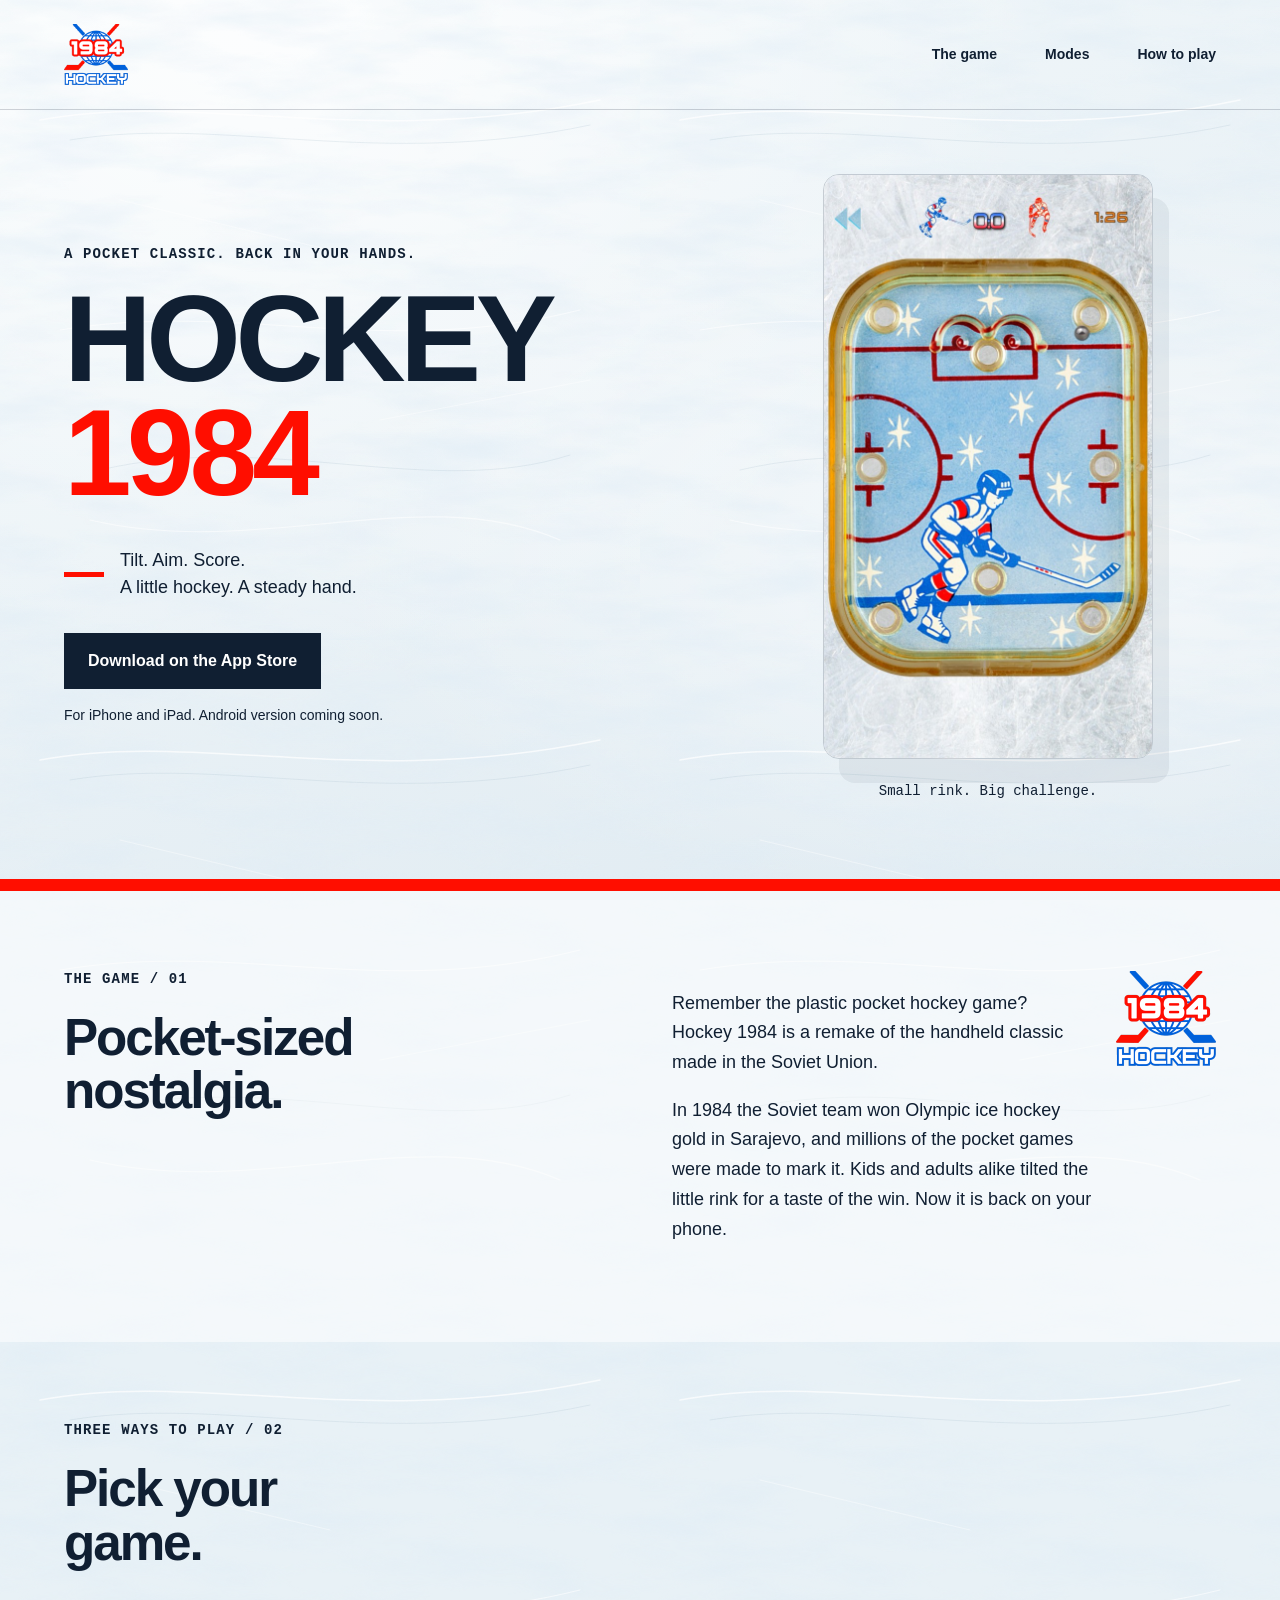
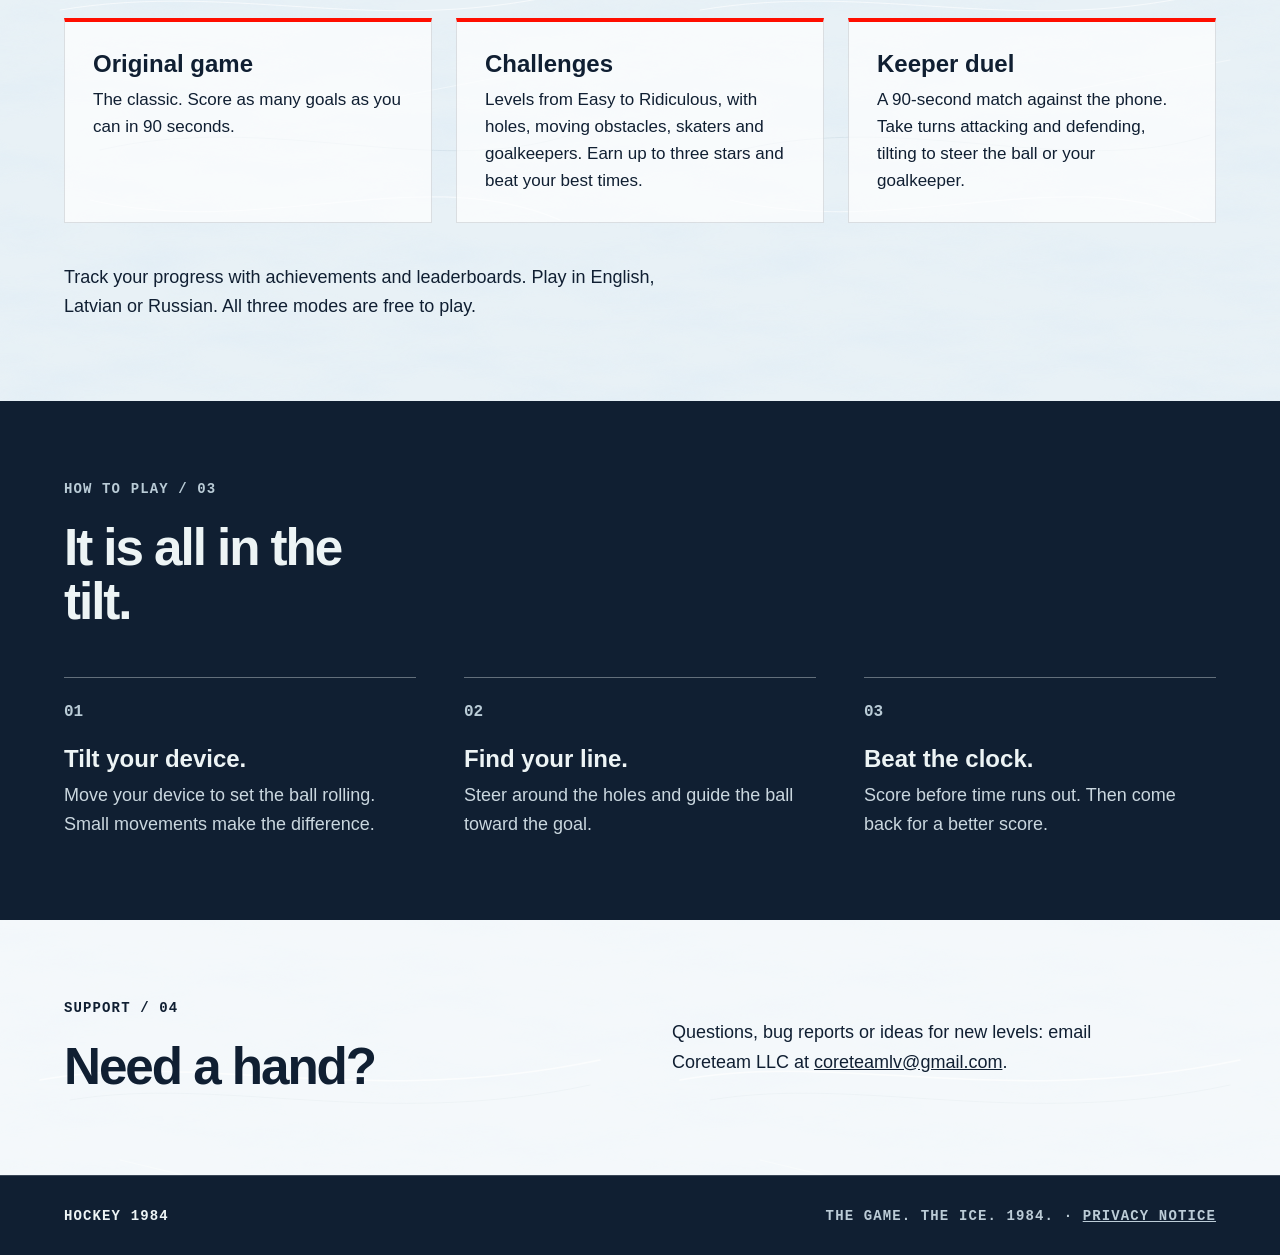
<file: index.html>
<!doctype html>
<html lang="en">
  <head>
    <meta charset="utf-8">
    <meta name="viewport" content="width=device-width, initial-scale=1">
    <meta name="theme-color" content="#101f32">
    <meta name="description" content="A pocket hockey game inspired by the plastic handheld game of 1984. Tilt to score in the Original game, Challenges and Keeper duel.">
    <title>Hockey 1984</title>
    <link rel="icon" type="image/svg+xml" href="favicon.svg">
    <link rel="stylesheet" href="style.css">
  </head>
  <body>
    <header class="masthead">
      <a class="wordmark" href="./" aria-label="Hockey 1984 home"><img src="img/logo.png" width="200" height="192" alt="Hockey 1984"></a>
      <nav aria-label="Main navigation"><a href="#the-game">The game</a><a href="#modes">Modes</a><a href="#how-to-play">How to play</a></nav>
    </header>
    <main>
      <section class="hero" aria-labelledby="game-title">
        <div class="title-block">
          <p class="eyebrow">A pocket classic. Back in your hands.</p>
          <h1 id="game-title">HOCKEY<span>1984</span></h1>
          <div class="intro">
            <span class="accent" aria-hidden="true"></span>
            <p>Tilt. Aim. Score.<br>A little hockey. A steady hand.</p>
          </div>
          <a class="button" href="https://apps.apple.com/app/id1533790213">Download on the App Store</a>
          <p class="platform-note">For iPhone and iPad. Android version coming soon.</p>
        </div>
        <figure class="game-shot"><img src="img/gameplay-660.jpg" srcset="img/gameplay-660.jpg 660w, img/gameplay-990.jpg 990w, img/gameplay.jpg 1242w" sizes="(max-width: 600px) min(85vw, 300px), 330px" width="1242" height="2208" fetchpriority="high" alt="Hockey 1984 gameplay: a metal ball on a vintage blue hockey board with holes to avoid."><figcaption>Small rink. Big challenge.</figcaption></figure>
      </section>
      <section class="about content-section" id="the-game" aria-labelledby="about-title">
        <div><p class="eyebrow">The game / 01</p><h2 id="about-title">Pocket-sized nostalgia.</h2></div>
        <div class="about-copy"><img class="game-logo" src="img/logo.png" width="200" height="192" loading="lazy" alt="Original Hockey 1984 game logo"><p>Remember the plastic pocket hockey game? Hockey 1984 is a remake of the handheld classic made in the Soviet Union.</p><p>In 1984 the Soviet team won Olympic ice hockey gold in Sarajevo, and millions of the pocket games were made to mark it. Kids and adults alike tilted the little rink for a taste of the win. Now it is back on your phone.</p></div>
      </section>
      <section class="content-section" id="modes" aria-labelledby="modes-title">
        <p class="eyebrow">Three ways to play / 02</p><h2 id="modes-title">Pick your game.</h2>
        <ul class="modes"><li><h3>Original game</h3><p>The classic. Score as many goals as you can in 90 seconds.</p></li><li><h3>Challenges</h3><p>Levels from Easy to Ridiculous, with holes, moving obstacles, skaters and goalkeepers. Earn up to three stars and beat your best times.</p></li><li><h3>Keeper duel</h3><p>A 90-second match against the phone. Take turns attacking and defending, tilting to steer the ball or your goalkeeper.</p></li></ul>
        <p class="extras">Track your progress with achievements and leaderboards. Play in English, Latvian or Russian. All three modes are free to play.</p>
      </section>
      <section class="how content-section" id="how-to-play" aria-labelledby="how-title">
        <p class="eyebrow">How to play / 03</p><h2 id="how-title">It is all in the tilt.</h2>
        <ol class="steps"><li><span class="step-number" aria-hidden="true">01</span><h3>Tilt your device.</h3><p>Move your device to set the ball rolling. Small movements make the difference.</p></li><li><span class="step-number" aria-hidden="true">02</span><h3>Find your line.</h3><p>Steer around the holes and guide the ball toward the goal.</p></li><li><span class="step-number" aria-hidden="true">03</span><h3>Beat the clock.</h3><p>Score before time runs out. Then come back for a better score.</p></li></ol>
      </section>
      <section class="about content-section" id="support" aria-labelledby="support-title">
        <div><p class="eyebrow">Support / 04</p><h2 id="support-title">Need a hand?</h2></div>
        <div class="about-copy"><p>Questions, bug reports or ideas for new levels: email Coreteam LLC at <a href="mailto:coreteamlv@gmail.com">coreteamlv@gmail.com</a>.</p></div>
      </section>
    </main>
    <footer>
      <span>Hockey 1984</span>
      <span class="footer-note">The game. The ice. 1984. · <a href="privacy.html">Privacy notice</a></span>
    </footer>
  </body>
</html>
</file>
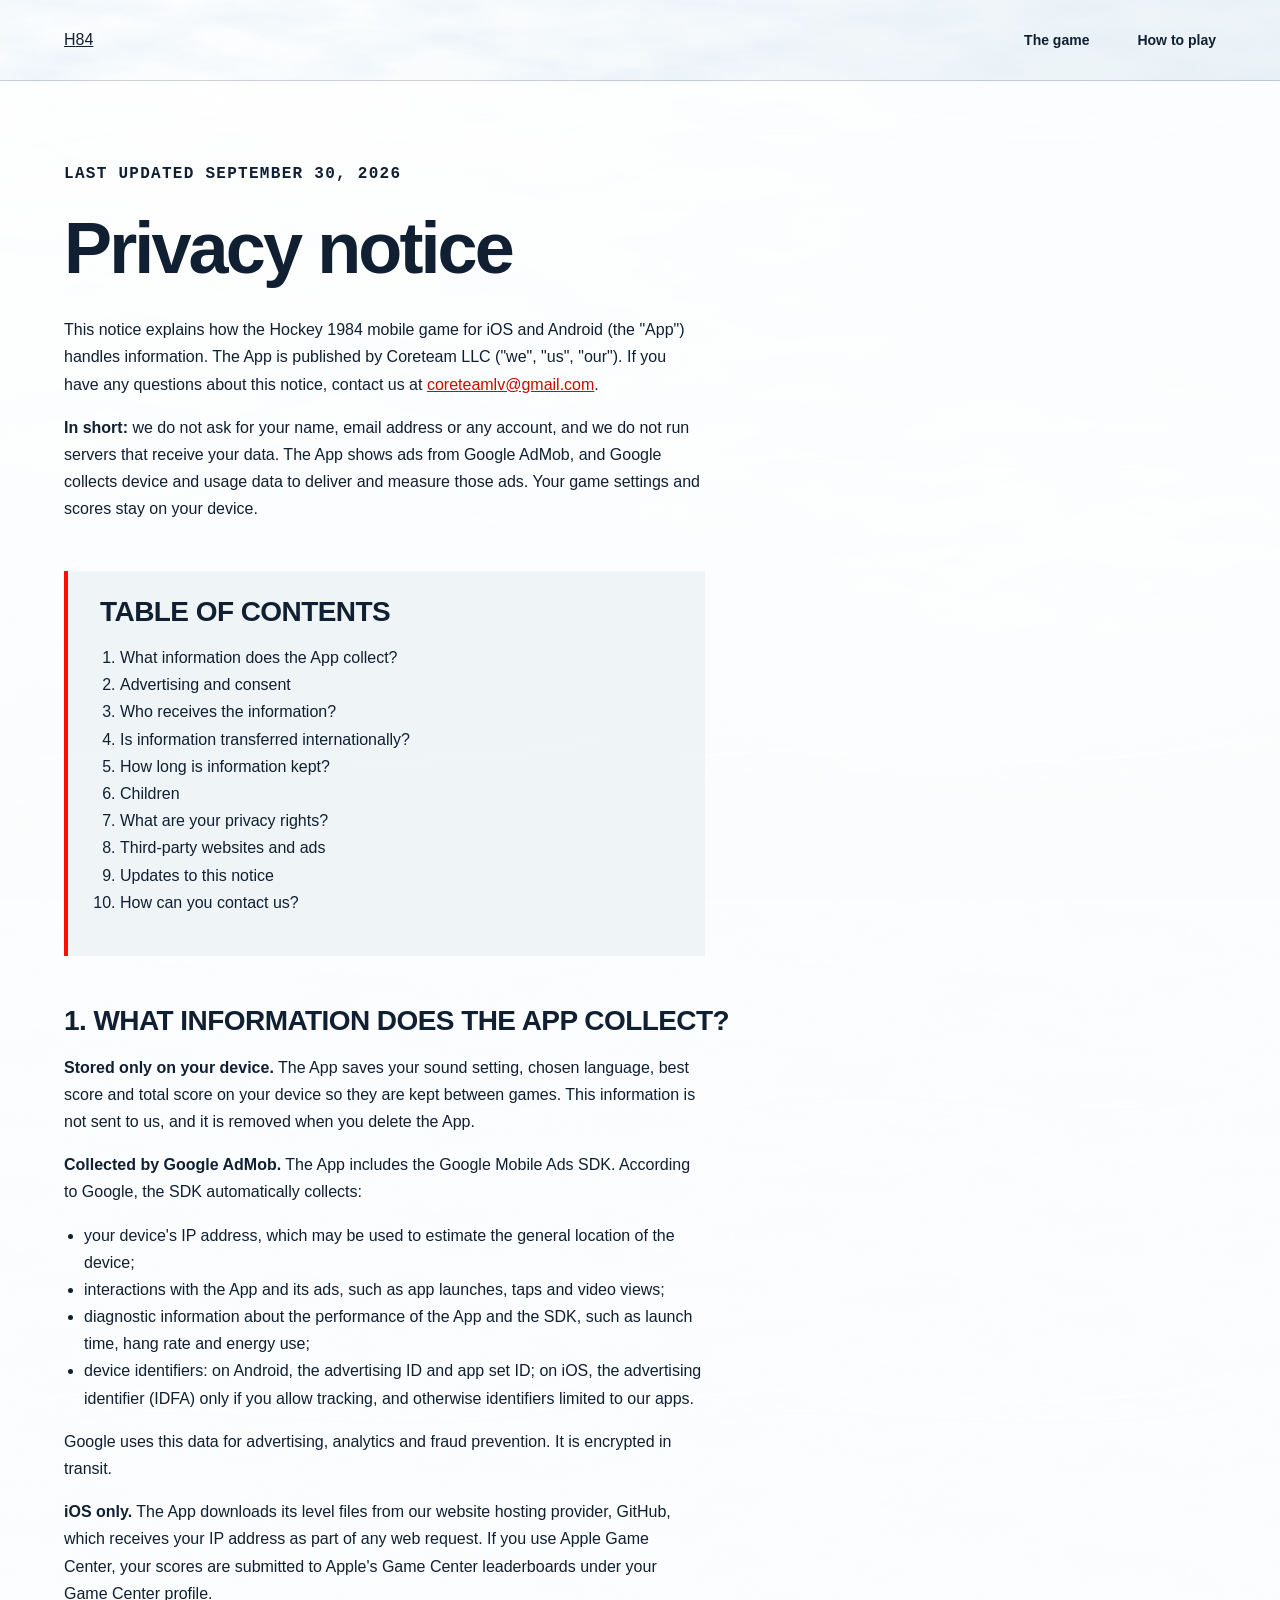
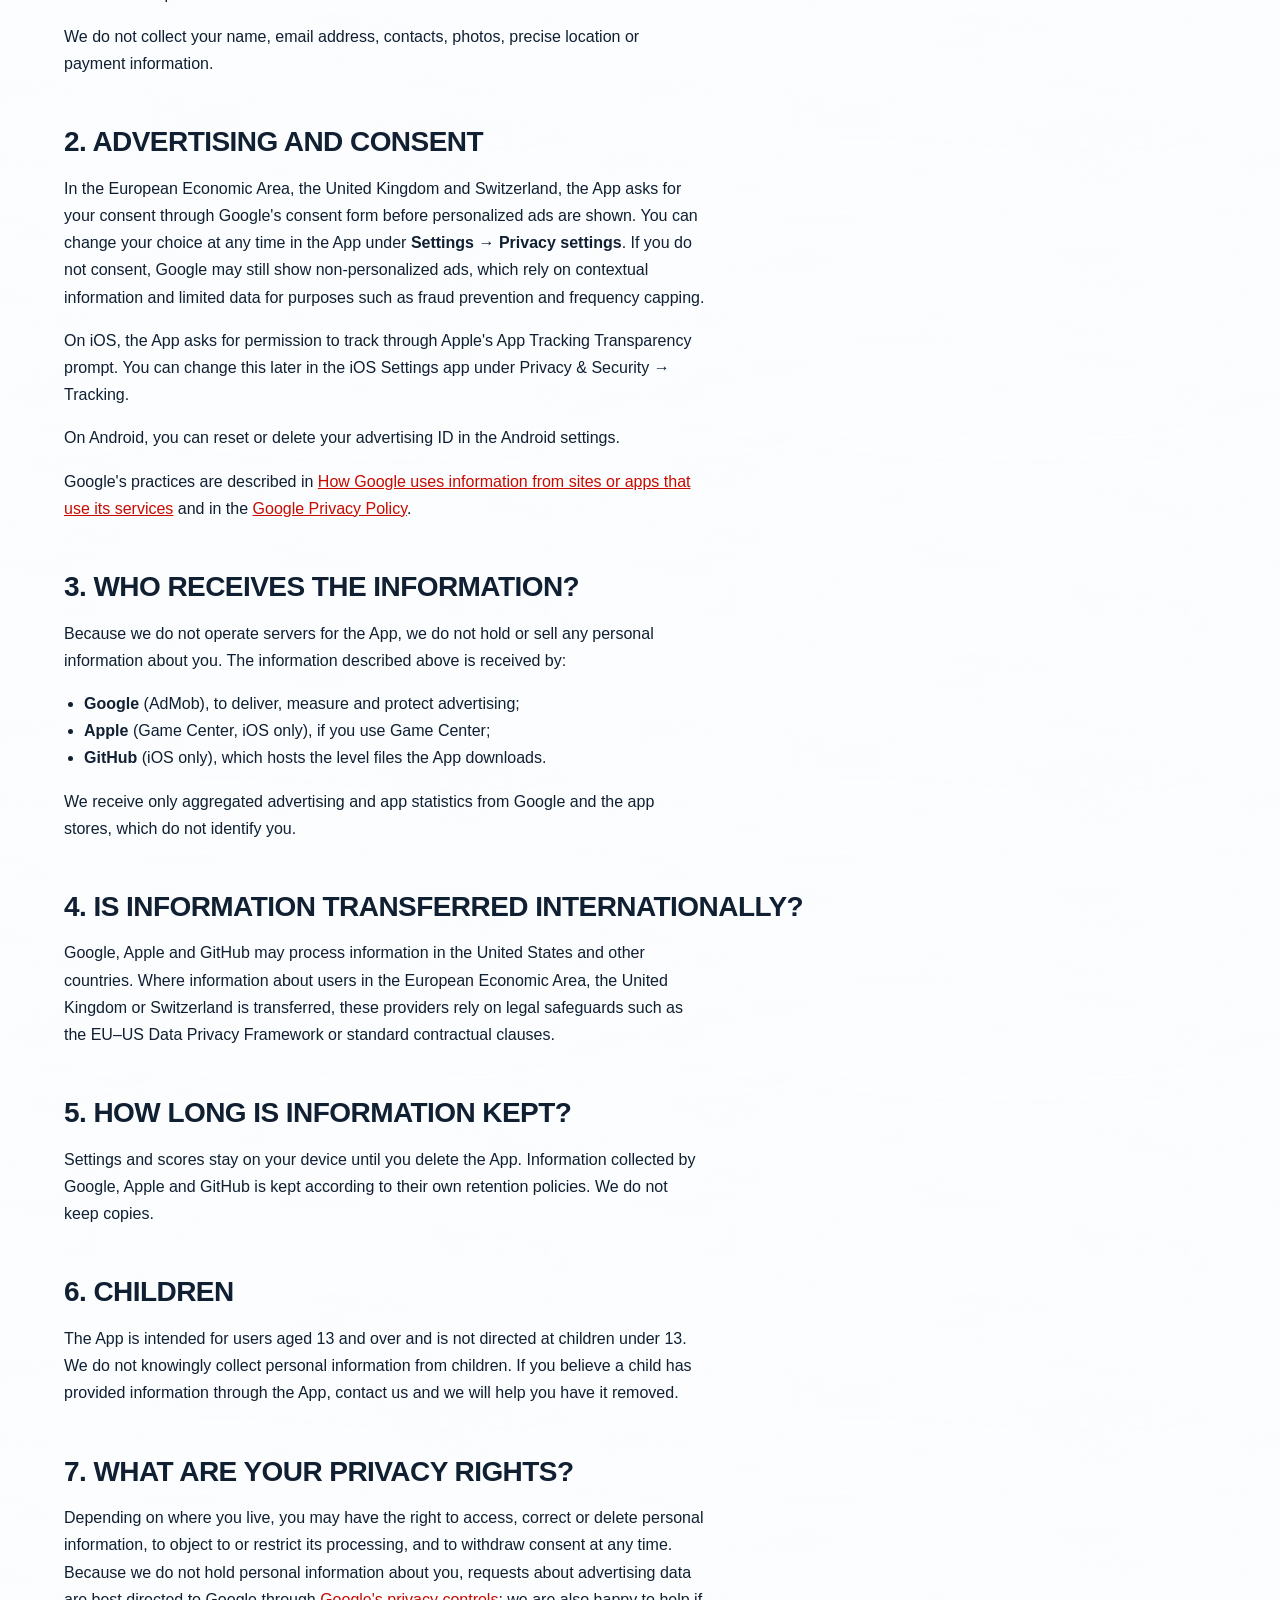
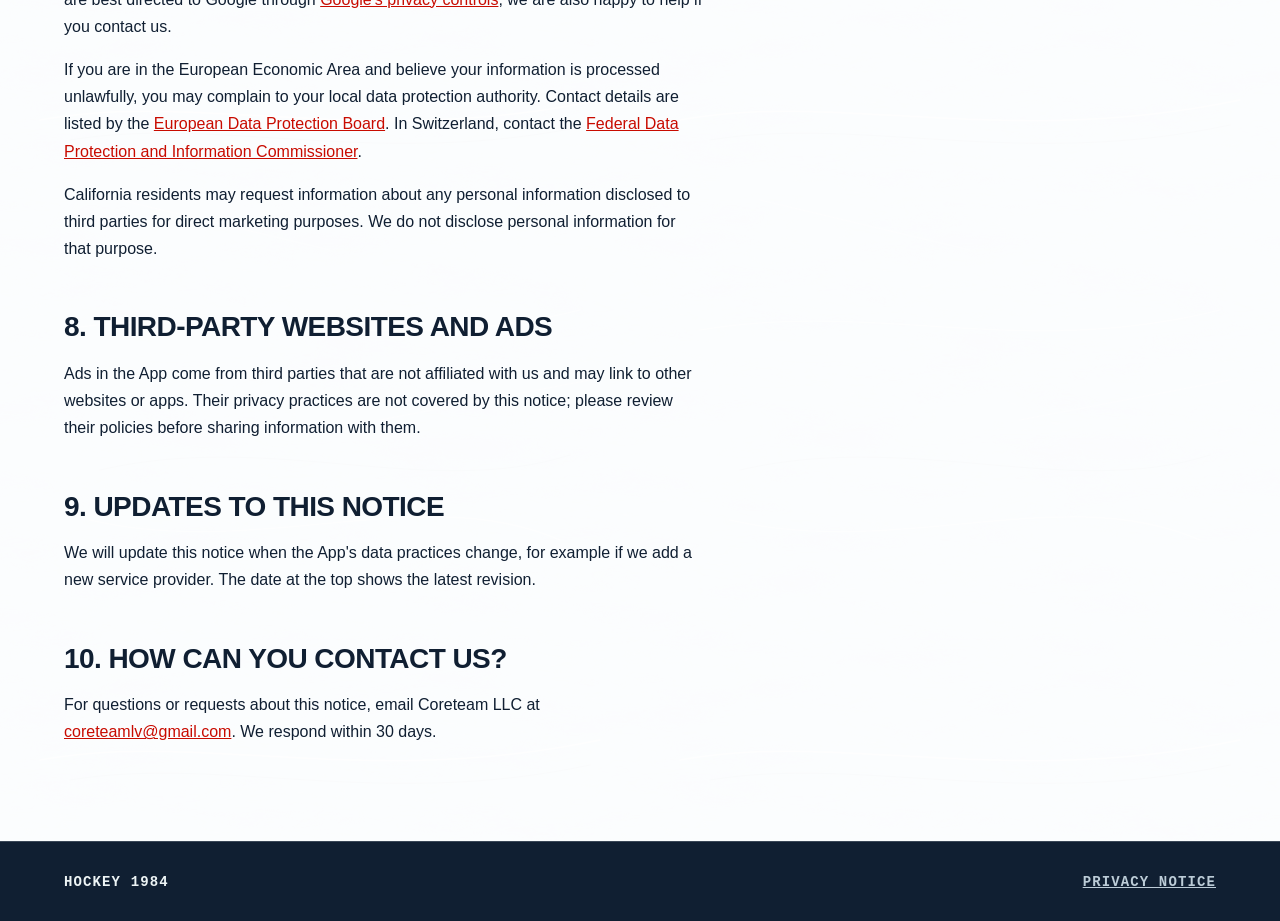
<file: privacy.html>
<!doctype html>
<html lang="en">
  <head>
    <meta charset="utf-8">
    <meta name="viewport" content="width=device-width, initial-scale=1">
    <meta name="theme-color" content="#101f32">
    <meta name="description" content="Privacy notice for the Hockey 1984 app by Coreteam LLC.">
    <title>Privacy Notice · Hockey 1984</title>
    <link rel="icon" type="image/svg+xml" href="favicon.svg">
    <link rel="stylesheet" href="style.css">
  </head>
  <body>
    <header class="masthead">
      <a class="wordmark" href="./" aria-label="Hockey 1984 home">H<span class="wordmark-year">84</span></a>
      <nav aria-label="Main navigation"><a href="./#the-game">The game</a><a href="./#how-to-play">How to play</a></nav>
    </header>
    <main>
      <article class="policy content-section" aria-labelledby="policy-title">
        <p class="eyebrow">Last updated September 30, 2026</p>
        <h1 id="policy-title">Privacy notice</h1>

        <p>This notice explains how the Hockey 1984 mobile game for iOS and Android (the "App") handles information. The App is published by Coreteam LLC ("we", "us", "our"). If you have any questions about this notice, contact us at <a href="mailto:coreteamlv@gmail.com">coreteamlv@gmail.com</a>.</p>
        <p><strong>In short:</strong> we do not ask for your name, email address or any account, and we do not run servers that receive your data. The App shows ads from Google AdMob, and Google collects device and usage data to deliver and measure those ads. Your game settings and scores stay on your device.</p>

        <nav class="policy-toc" aria-labelledby="toc-title">
          <h2 id="toc-title">Table of contents</h2>
          <ol>
            <li><a href="#infocollect">What information does the App collect?</a></li>
            <li><a href="#ads">Advertising and consent</a></li>
            <li><a href="#infoshare">Who receives the information?</a></li>
            <li><a href="#intltransfers">Is information transferred internationally?</a></li>
            <li><a href="#inforetain">How long is information kept?</a></li>
            <li><a href="#children">Children</a></li>
            <li><a href="#privacyrights">What are your privacy rights?</a></li>
            <li><a href="#3pwebsites">Third-party websites and ads</a></li>
            <li><a href="#policyupdates">Updates to this notice</a></li>
            <li><a href="#contact">How can you contact us?</a></li>
          </ol>
        </nav>

        <section id="infocollect">
          <h2>1. What information does the App collect?</h2>
          <p><strong>Stored only on your device.</strong> The App saves your sound setting, chosen language, best score and total score on your device so they are kept between games. This information is not sent to us, and it is removed when you delete the App.</p>
          <p><strong>Collected by Google AdMob.</strong> The App includes the Google Mobile Ads SDK. According to Google, the SDK automatically collects:</p>
          <ul>
            <li>your device's IP address, which may be used to estimate the general location of the device;</li>
            <li>interactions with the App and its ads, such as app launches, taps and video views;</li>
            <li>diagnostic information about the performance of the App and the SDK, such as launch time, hang rate and energy use;</li>
            <li>device identifiers: on Android, the advertising ID and app set ID; on iOS, the advertising identifier (IDFA) only if you allow tracking, and otherwise identifiers limited to our apps.</li>
          </ul>
          <p>Google uses this data for advertising, analytics and fraud prevention. It is encrypted in transit.</p>
          <p><strong>iOS only.</strong> The App downloads its level files from our website hosting provider, GitHub, which receives your IP address as part of any web request. If you use Apple Game Center, your scores are submitted to Apple's Game Center leaderboards under your Game Center profile.</p>
          <p>We do not collect your name, email address, contacts, photos, precise location or payment information.</p>
        </section>

        <section id="ads">
          <h2>2. Advertising and consent</h2>
          <p>In the European Economic Area, the United Kingdom and Switzerland, the App asks for your consent through Google's consent form before personalized ads are shown. You can change your choice at any time in the App under <strong>Settings → Privacy settings</strong>. If you do not consent, Google may still show non-personalized ads, which rely on contextual information and limited data for purposes such as fraud prevention and frequency capping.</p>
          <p>On iOS, the App asks for permission to track through Apple's App Tracking Transparency prompt. You can change this later in the iOS Settings app under Privacy &amp; Security → Tracking.</p>
          <p>On Android, you can reset or delete your advertising ID in the Android settings.</p>
          <p>Google's practices are described in <a href="https://policies.google.com/technologies/partner-sites">How Google uses information from sites or apps that use its services</a> and in the <a href="https://policies.google.com/privacy">Google Privacy Policy</a>.</p>
        </section>

        <section id="infoshare">
          <h2>3. Who receives the information?</h2>
          <p>Because we do not operate servers for the App, we do not hold or sell any personal information about you. The information described above is received by:</p>
          <ul>
            <li><strong>Google</strong> (AdMob), to deliver, measure and protect advertising;</li>
            <li><strong>Apple</strong> (Game Center, iOS only), if you use Game Center;</li>
            <li><strong>GitHub</strong> (iOS only), which hosts the level files the App downloads.</li>
          </ul>
          <p>We receive only aggregated advertising and app statistics from Google and the app stores, which do not identify you.</p>
        </section>

        <section id="intltransfers">
          <h2>4. Is information transferred internationally?</h2>
          <p>Google, Apple and GitHub may process information in the United States and other countries. Where information about users in the European Economic Area, the United Kingdom or Switzerland is transferred, these providers rely on legal safeguards such as the EU–US Data Privacy Framework or standard contractual clauses.</p>
        </section>

        <section id="inforetain">
          <h2>5. How long is information kept?</h2>
          <p>Settings and scores stay on your device until you delete the App. Information collected by Google, Apple and GitHub is kept according to their own retention policies. We do not keep copies.</p>
        </section>

        <section id="children">
          <h2>6. Children</h2>
          <p>The App is intended for users aged 13 and over and is not directed at children under 13. We do not knowingly collect personal information from children. If you believe a child has provided information through the App, contact us and we will help you have it removed.</p>
        </section>

        <section id="privacyrights">
          <h2>7. What are your privacy rights?</h2>
          <p>Depending on where you live, you may have the right to access, correct or delete personal information, to object to or restrict its processing, and to withdraw consent at any time. Because we do not hold personal information about you, requests about advertising data are best directed to Google through <a href="https://myaccount.google.com/data-and-privacy">Google's privacy controls</a>; we are also happy to help if you contact us.</p>
          <p>If you are in the European Economic Area and believe your information is processed unlawfully, you may complain to your local data protection authority. Contact details are listed by the <a href="https://www.edpb.europa.eu/about-edpb/about-edpb/members_en">European Data Protection Board</a>. In Switzerland, contact the <a href="https://www.edoeb.admin.ch/edoeb/en/home.html">Federal Data Protection and Information Commissioner</a>.</p>
          <p>California residents may request information about any personal information disclosed to third parties for direct marketing purposes. We do not disclose personal information for that purpose.</p>
        </section>

        <section id="3pwebsites">
          <h2>8. Third-party websites and ads</h2>
          <p>Ads in the App come from third parties that are not affiliated with us and may link to other websites or apps. Their privacy practices are not covered by this notice; please review their policies before sharing information with them.</p>
        </section>

        <section id="policyupdates">
          <h2>9. Updates to this notice</h2>
          <p>We will update this notice when the App's data practices change, for example if we add a new service provider. The date at the top shows the latest revision.</p>
        </section>

        <section id="contact">
          <h2>10. How can you contact us?</h2>
          <p>For questions or requests about this notice, email Coreteam LLC at <a href="mailto:coreteamlv@gmail.com">coreteamlv@gmail.com</a>. We respond within 30 days.</p>
        </section>
      </article>
    </main>
    <footer>
      <span>Hockey 1984</span>
      <a class="footer-note" href="privacy.html">Privacy notice</a>
    </footer>
  </body>
</html>
</file>
<file: style.css>
:root {
  color-scheme: light;
  --ink: #101f32;
  --ice: #edf4f5;
  /* Logo red; --red-deep keeps small text and white-on-red at WCAG AA contrast. */
  --red: #ff0e00;
  --red-deep: #c80b00;
  font-family: Arial, Helvetica, sans-serif;
  color: var(--ink);
  background: var(--ice);
}

* { box-sizing: border-box; }
body {
  margin: 0;
  background-color: #e8f1f6;
  background-image:
    url("data:image/svg+xml,%3Csvg xmlns='http://www.w3.org/2000/svg' width='640' height='640'%3E%3Cfilter id='n'%3E%3CfeTurbulence type='fractalNoise' baseFrequency='.008 .03' numOctaves='4' seed='7' stitchTiles='stitch'/%3E%3CfeColorMatrix values='0 0 0 0 .74 0 0 0 0 .84 0 0 0 0 .92 1.1 0 0 0 -.42'/%3E%3C/filter%3E%3Crect width='640' height='640' filter='url(%23n)'/%3E%3Cg fill='none' stroke='%23fff' stroke-linecap='round'%3E%3Cpath d='M40 120 C200 90 360 150 600 100' stroke-width='1.5' opacity='.7'/%3E%3Cpath d='M60 330 C240 300 380 360 580 310' stroke-width='1' opacity='.6'/%3E%3Cpath d='M90 520 C260 560 420 480 560 540' stroke-width='1.2' opacity='.55'/%3E%3Cpath d='M120 200 L330 250' stroke-width='.8' opacity='.5'/%3E%3Cpath d='M380 420 L590 380' stroke-width='.8' opacity='.5'/%3E%3C/g%3E%3Cg fill='none' stroke='%239fb7c6' stroke-linecap='round' opacity='.35'%3E%3Cpath d='M70 140 C220 115 380 170 590 125' stroke-width='.6'/%3E%3Cpath d='M100 470 C270 430 430 500 570 455' stroke-width='.6'/%3E%3C/g%3E%3C/svg%3E"),
    radial-gradient(ellipse at 20% 0%, #ffffffd0, transparent 55%),
    radial-gradient(ellipse at 85% 60%, #ffffffa0, transparent 50%),
    linear-gradient(160deg, #f4f9fb, #dfeaf1);
  background-attachment: scroll, fixed, fixed, fixed;
}
a { color: inherit; }
a:focus-visible { outline: 3px solid var(--red-deep); outline-offset: 8px; }
.masthead, footer {
  display: flex;
  align-items: center;
  justify-content: space-between;
  gap: 1.5rem;
  padding: 1.5rem 5%;
}
.masthead { border-bottom: 1px solid #101f3230; }
.wordmark { display: block; flex-shrink: 0; }
.wordmark img { display: block; width: 64px; height: auto; }
.masthead-label, .eyebrow, .edition, .side-label, footer {
  font-family: "Courier New", Courier, monospace;
  font-size: .875rem;
  font-weight: 700;
  text-transform: uppercase;
  letter-spacing: .08em;
}
.hero {
  position: relative;
  display: grid;
  grid-template-columns: minmax(0, 1.4fr) minmax(0, 1fr);
  gap: 5%;
  align-items: center;
  min-height: calc(100svh - 165px);
  padding: 4rem 5% 5rem;
  overflow: hidden;
  border-bottom: .75rem solid var(--red);
}
.edition { align-self: stretch; display: flex; flex-direction: column; align-items: center; gap: 1rem; padding: 1rem 0; }
.edition-line { display: block; width: 1px; flex: 1; background: #101f3230; }
.eyebrow { margin: 0 0 1.5rem; }
h1 { margin: 0; font-size: clamp(3rem, 9.5vw, 10rem); line-height: .88; font-weight: 900; letter-spacing: -.045em; }
h1 span { display: block; color: var(--red); letter-spacing: -.04em; margin-top: .06em; }
.intro { display: flex; align-items: center; gap: 1rem; margin-top: 2.5rem; }
.intro p { font-size: 1.125rem; line-height: 1.5; margin: 0; }
.accent { width: 2.5rem; height: .3rem; background: var(--red); flex-shrink: 0; }
.side-label { writing-mode: vertical-rl; justify-self: end; }
footer { min-height: 5rem; background: var(--ink); color: var(--ice); }
.footer-note { color: #bcccd7; }

@media (min-width: 1600px) {
  .hero { padding-left: max(5%, calc((100% - 1440px) / 2)); padding-right: max(5%, calc((100% - 1440px) / 2)); }
}

nav { display: flex; gap: clamp(1rem, 4vw, 3rem); font-size: .875rem; font-weight: 700; }
nav a { text-decoration: none; padding: .5rem 0; }
nav a:hover { color: var(--red-deep); }
.button { display: inline-block; margin-top: 2rem; padding: 1rem 1.5rem; background: var(--ink); color: white; font-weight: 700; text-decoration: none; line-height: 1.5; }
.button:hover { background: var(--red-deep); }
.platform-note { margin: 1rem 0 0; font-size: .875rem; line-height: 1.5; }
.game-shot { margin: 0; justify-self: center; width: min(100%, 330px); }
.game-shot img { display: block; width: 100%; height: auto; border: 1px solid #101f3230; border-radius: 1rem; box-shadow: 1rem 1.5rem 0 #101f3210; }
figcaption { margin-top: 1.5rem; font-family: "Courier New", monospace; font-size: .875rem; text-align: center; }
.content-section { padding: 5rem max(5%, calc((100% - 1440px) / 2)); }
.about { display: grid; grid-template-columns: 1fr 1fr; gap: 4rem; background: #ffffff8c; }
h2 { font-size: clamp(2rem, 4vw, 4rem); line-height: 1.05; letter-spacing: -.04em; margin: 0; max-width: 12ch; }
.about-copy p, .steps p { font-size: 1.125rem; line-height: 1.65; max-width: 42ch; }
.game-logo { float: right; width: 100px; height: auto; margin: 0 0 1rem 1.5rem; }
.how { background: var(--ink); color: var(--ice); }
.how .eyebrow { color: #b9cbd6; }
.modes { list-style: none; padding: 0; display: grid; grid-template-columns: repeat(3, minmax(0, 1fr)); gap: 1.5rem; margin: 3rem 0 0; }
.modes li { padding: 1.75rem; background: #ffffffb3; border: 1px solid #101f3220; border-top: .3rem solid var(--red); }
.modes h3 { margin-top: 0; }
.modes p { font-size: 1.0625rem; line-height: 1.6; margin: 0; }
.extras { margin: 2.5rem 0 0; font-size: 1.125rem; line-height: 1.6; max-width: 60ch; }
.steps { list-style: none; padding: 0; display: grid; grid-template-columns: repeat(3, minmax(0, 1fr)); gap: 3rem; margin: 3rem 0 0; }
.steps li { border-top: 1px solid #edf4f560; padding-top: 1.5rem; }
.step-number { font: 700 1rem "Courier New", monospace; color: #b9cbd6; }
h3 { font-size: 1.5rem; margin: 1.5rem 0 .5rem; }
.steps p { color: #cad7df; margin: 0; }
footer { border-top: 1px solid #edf4f530; }
@media (max-width: 600px) {
  .hero { grid-template-columns: minmax(0, 1fr); }
  .eyebrow { font-size: .75rem; line-height: 1.6; }
  .game-shot { width: min(85%, 300px); margin-top: 1rem; }
  .content-section { padding: 3.5rem 6%; }
  .about, .steps, .modes { grid-template-columns: minmax(0, 1fr); gap: 2rem; }
}
@media (max-width: 600px) {
  .masthead, footer { padding: 1.25rem 6%; }
  .masthead-label { font-size: .75rem; max-width: 12rem; text-align: right; line-height: 1.5; }
  .hero { grid-template-columns: minmax(0, 1fr); padding: 2rem 6% 3rem; gap: 2.5rem; min-height: calc(100svh - 180px); }
  .edition { flex-direction: row; padding: 0; align-self: start; }
  .edition-line { width: auto; height: 1px; }
  h1 { font-size: clamp(3rem, 17vw, 6.5rem); }
  .side-label { display: none; }
  .intro { margin-top: 2rem; }
  footer { align-items: start; flex-direction: column; gap: .5rem; font-size: .75rem; }
}

.policy { background: #ffffffd9; }
.policy h1 { font-size: clamp(2.25rem, 6vw, 4.5rem); line-height: 1; letter-spacing: -.04em; margin: 0 0 2rem; }
.policy h2 { font-size: clamp(1.25rem, 2.2vw, 1.75rem); line-height: 1.2; letter-spacing: -.02em; max-width: none; margin: 3rem 0 1rem; text-transform: uppercase; }
.policy p, .policy li, .policy address { font-size: 1rem; line-height: 1.7; max-width: 72ch; }
.policy address { font-style: normal; }
.policy ul, .policy ol { padding-left: 1.25rem; }
.policy a { color: var(--red-deep); overflow-wrap: anywhere; }
/* Overrides the site's flex navigation bar styling. */
.policy-toc { display: block; font-size: 1rem; font-weight: 400; margin-top: 3rem; padding: 1.5rem 2rem; border-left: .3rem solid var(--red); background: #edf4f5cc; max-width: 72ch; }
.policy-toc h2 { margin-top: 0; }
.policy-toc a { color: inherit; }
.policy-credit { margin-top: 3rem; color: #4a5b6c; font-size: .875rem; }
footer a { color: inherit; }
</file>
